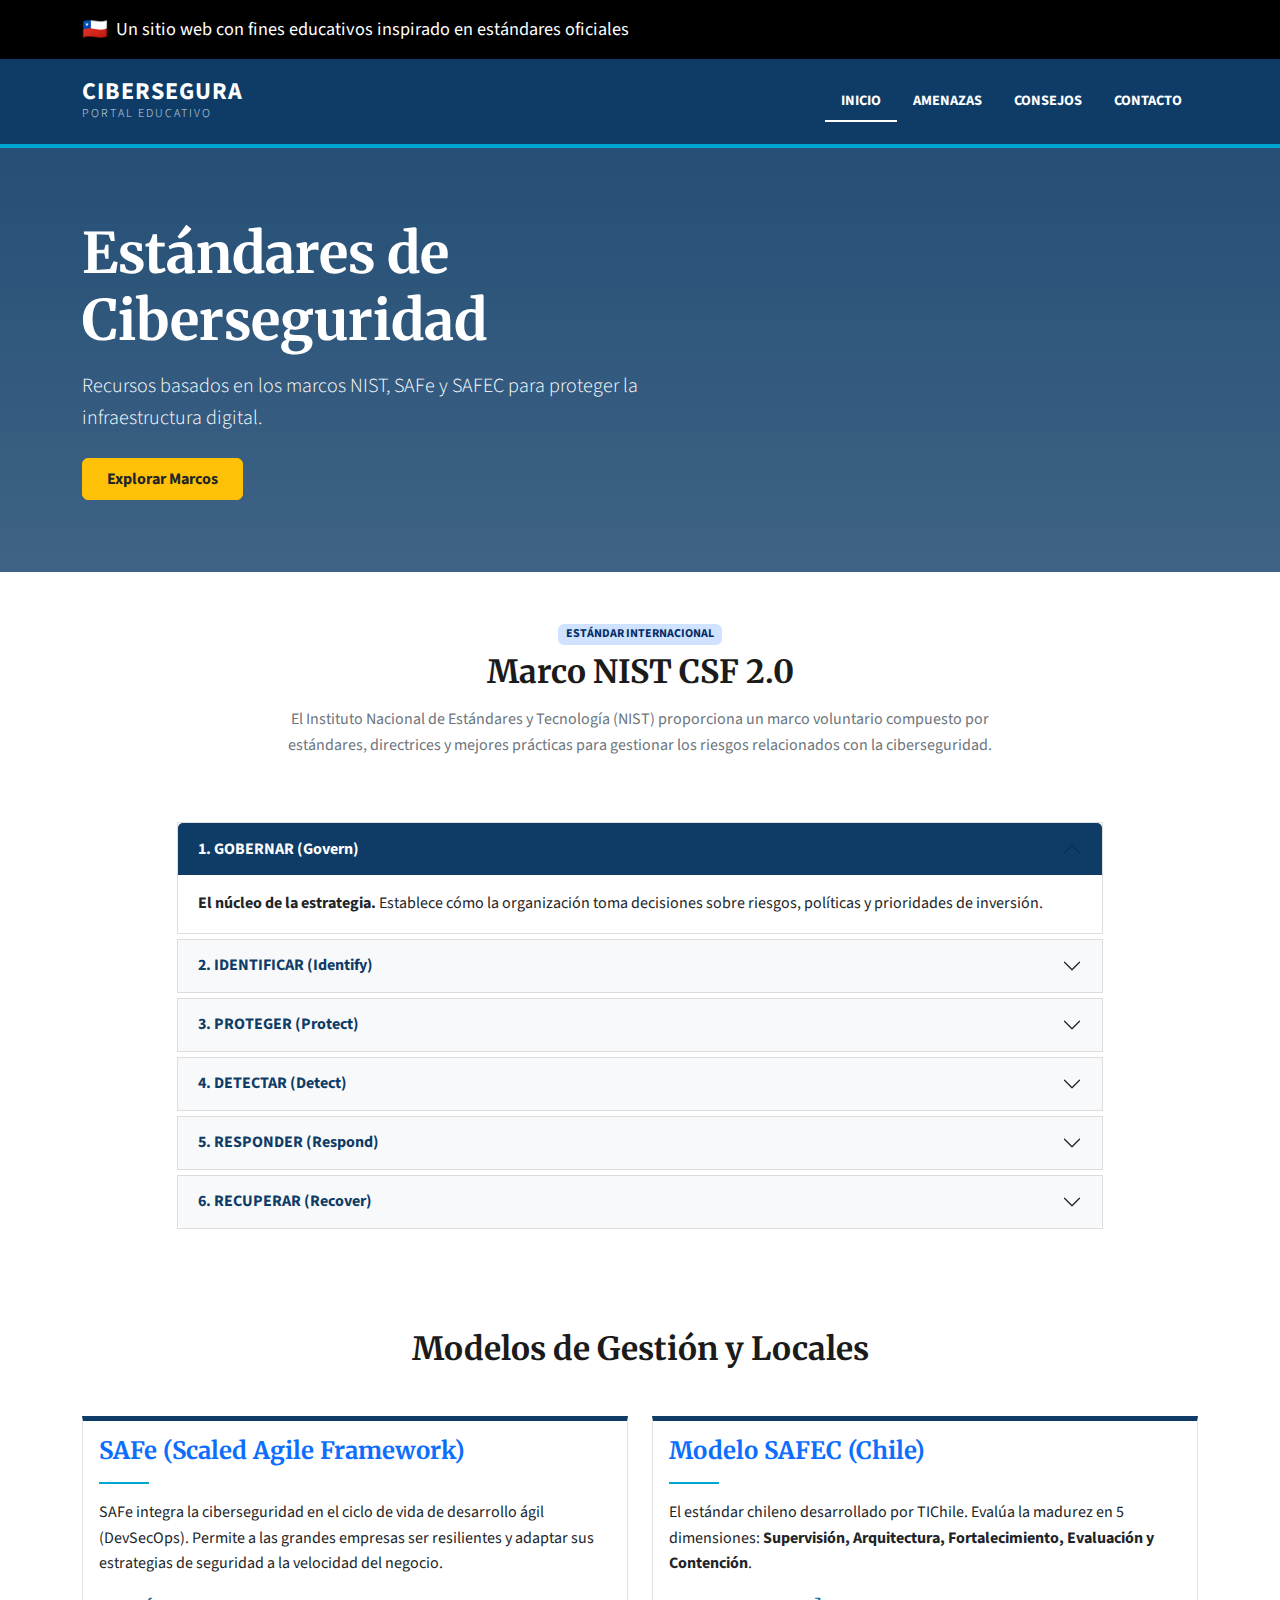
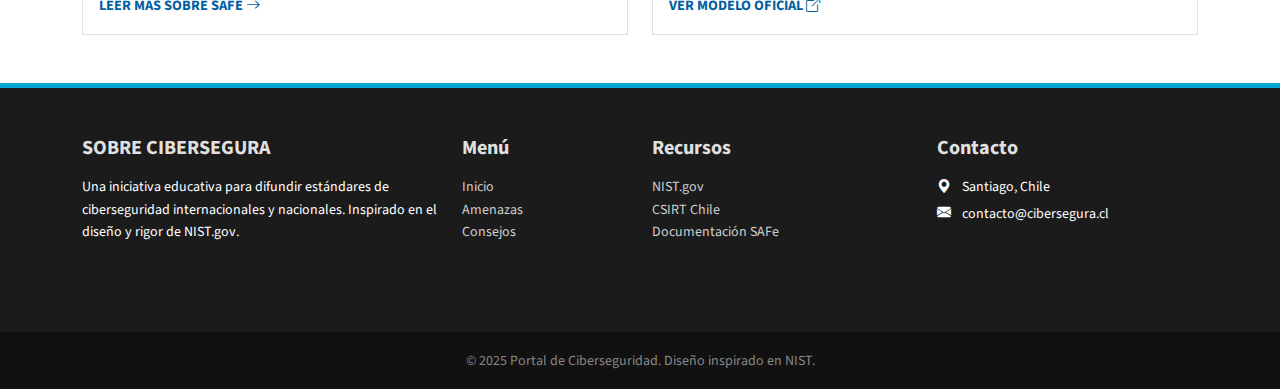
<file: index.html>
<!DOCTYPE html>
<html lang="es">

<head>
    <meta charset="UTF-8">
    <meta http-equiv="X-UA-Compatible" content="IE=edge">
    <meta name="viewport" content="width=device-width, initial-scale=1.0">
    <title>Ciberseguridad Total | Inicio</title>
    
    <link rel="preconnect" href="https://fonts.googleapis.com">
    <link rel="preconnect" href="https://fonts.gstatic.com" crossorigin>
    <link href="https://fonts.googleapis.com/css2?family=Merriweather:wght@300;400;700&family=Source+Sans+Pro:wght@300;400;600;700&display=swap" rel="stylesheet">

    <link href="https://cdn.jsdelivr.net/npm/bootstrap@5.3.3/dist/css/bootstrap.min.css" rel="stylesheet">
    <link rel="stylesheet" href="https://cdn.jsdelivr.net/npm/bootstrap-icons@1.11.1/font/bootstrap-icons.css">
    <link rel="stylesheet" href="assets/css/style.css">
</head>

<body>

    <div class="gov-banner">
        <div class="container d-flex align-items-center">
            <span class="flag-icon me-2">🇨🇱</span> <small>Un sitio web con fines educativos inspirado en estándares oficiales</small>
        </div>
    </div>

    <nav class="navbar navbar-expand-lg navbar-dark nist-navbar sticky-top">
        <div class="container">
            <a class="navbar-brand d-flex align-items-center" href="index.html">
                <div class="d-flex flex-column">
                    <span class="brand-title">CIBERSEGURA</span>
                    <span class="brand-subtitle">PORTAL EDUCATIVO</span>
                </div>
            </a>
            <button class="navbar-toggler" type="button" data-bs-toggle="collapse" data-bs-target="#navbarMobile">
                <span class="navbar-toggler-icon"></span>
            </button>
            <div class="collapse navbar-collapse" id="navbarMobile">
                <ul class="navbar-nav ms-auto mb-2 mb-lg-0 fw-bold">
                    <li class="nav-item"><a class="nav-link active" href="index.html">INICIO</a></li>
                    <li class="nav-item"><a class="nav-link" href="amenazas.html">AMENAZAS</a></li>
                    <li class="nav-item"><a class="nav-link" href="consejos.html">CONSEJOS</a></li>
                    <li class="nav-item"><a class="nav-link" href="contacto.html">CONTACTO</a></li>
                </ul>
            </div>
        </div>
    </nav>

    <header class="hero-section text-white py-5">
        <div class="container py-4">
            <div class="row align-items-center">
                <div class="col-lg-7">
                    <h1 class="display-4 fw-bold font-serif mb-3">Estándares de Ciberseguridad</h1>
                    <p class="lead mb-4">Recursos basados en los marcos NIST, SAFe y SAFEC para proteger la infraestructura digital.</p>
                    <a href="#nist-section" class="btn btn-warning text-dark fw-bold px-4 py-2">Explorar Marcos</a>
                </div>
            </div>
        </div>
    </header>

    <main class="container mt-5" id="nist-section">
        
        <div class="row justify-content-center mb-5">
            <div class="col-lg-8 text-center">
                <span class="badge bg-primary-subtle text-primary-emphasis mb-2">ESTÁNDAR INTERNACIONAL</span>
                <h2 class="section-title">Marco NIST CSF 2.0</h2>
                <p class="text-secondary mt-3">
                    El Instituto Nacional de Estándares y Tecnología (NIST) proporciona un marco voluntario compuesto por estándares, directrices y mejores prácticas para gestionar los riesgos relacionados con la ciberseguridad.
                </p>
            </div>
        </div>

        <div class="row justify-content-center mb-5">
            <div class="col-lg-10">
                <div class="accordion nist-accordion" id="accordionNIST">
                    <div class="accordion-item">
                        <h2 class="accordion-header" id="headingOne">
                            <button class="accordion-button fw-bold" type="button" data-bs-toggle="collapse" data-bs-target="#collapseOne">
                                1. GOBERNAR (Govern)
                            </button>
                        </h2>
                        <div id="collapseOne" class="accordion-collapse collapse show" data-bs-parent="#accordionNIST">
                            <div class="accordion-body">
                                <strong>El núcleo de la estrategia.</strong> Establece cómo la organización toma decisiones sobre riesgos, políticas y prioridades de inversión.
                            </div>
                        </div>
                    </div>
                    <div class="accordion-item">
                        <h2 class="accordion-header" id="headingTwo">
                            <button class="accordion-button collapsed fw-bold" type="button" data-bs-toggle="collapse" data-bs-target="#collapseTwo">
                                2. IDENTIFICAR (Identify)
                            </button>
                        </h2>
                        <div id="collapseTwo" class="accordion-collapse collapse" data-bs-parent="#accordionNIST">
                            <div class="accordion-body">
                                Comprensión del entorno. Gestión de inventarios de activos (hardware, software, datos) y evaluación de riesgos.
                            </div>
                        </div>
                    </div>
                    <div class="accordion-item">
                        <h2 class="accordion-header" id="headingThree">
                            <button class="accordion-button collapsed fw-bold" type="button" data-bs-toggle="collapse" data-bs-target="#collapseThree">
                                3. PROTEGER (Protect)
                            </button>
                        </h2>
                        <div id="collapseThree" class="accordion-collapse collapse" data-bs-parent="#accordionNIST">
                            <div class="accordion-body">
                                Implementación de controles para contener incidentes: Control de acceso, cifrado, copias de seguridad y capacitación.
                            </div>
                        </div>
                    </div>
                    <div class="accordion-item">
                        <h2 class="accordion-header" id="headingFour">
                            <button class="accordion-button collapsed fw-bold" type="button" data-bs-toggle="collapse" data-bs-target="#collapseFour">
                                4. DETECTAR (Detect)
                            </button>
                        </h2>
                        <div id="collapseFour" class="accordion-collapse collapse" data-bs-parent="#accordionNIST">
                            <div class="accordion-body">
                                Monitoreo continuo para descubrir eventos de ciberseguridad a tiempo (SIEM, IDS/IPS).
                            </div>
                        </div>
                    </div>
                    <div class="accordion-item">
                        <h2 class="accordion-header" id="headingFive">
                            <button class="accordion-button collapsed fw-bold" type="button" data-bs-toggle="collapse" data-bs-target="#collapseFive">
                                5. RESPONDER (Respond)
                            </button>
                        </h2>
                        <div id="collapseFive" class="accordion-collapse collapse" data-bs-parent="#accordionNIST">
                            <div class="accordion-body">
                                Acciones ante un incidente detectado: contención, erradicación, análisis forense y comunicación.
                            </div>
                        </div>
                    </div>
                    <div class="accordion-item">
                        <h2 class="accordion-header" id="headingSix">
                            <button class="accordion-button collapsed fw-bold" type="button" data-bs-toggle="collapse" data-bs-target="#collapseSix">
                                6. RECUPERAR (Recover)
                            </button>
                        </h2>
                        <div id="collapseSix" class="accordion-collapse collapse" data-bs-parent="#accordionNIST">
                            <div class="accordion-body">
                                Restauración de servicios y resiliencia. Aplicación de lecciones aprendidas para mejorar.
                            </div>
                        </div>
                    </div>
                </div>
            </div>
        </div>

        <section class="py-5 bg-light-gray">
            <h2 class="section-title text-center mb-5">Modelos de Gestión y Locales</h2>
            <div class="row g-4">
                
                <div class="col-md-6">
                    <div class="card nist-card h-100">
                        <div class="card-body">
                            <h3 class="card-title h4 text-primary font-serif">SAFe (Scaled Agile Framework)</h3>
                            <hr class="card-divider">
                            <p class="card-text">
                                SAFe integra la ciberseguridad en el ciclo de vida de desarrollo ágil (DevSecOps). Permite a las grandes empresas ser resilientes y adaptar sus estrategias de seguridad a la velocidad del negocio.
                            </p>
                            <a href="#" class="read-more">Leer más sobre SAFe <i class="bi bi-arrow-right"></i></a>
                        </div>
                    </div>
                </div>

                <div class="col-md-6">
                    <div class="card nist-card h-100">
                        <div class="card-body">
                            <h3 class="card-title h4 text-primary font-serif">Modelo SAFEC (Chile)</h3>
                            <hr class="card-divider">
                            <p class="card-text">
                                El estándar chileno desarrollado por TIChile. Evalúa la madurez en 5 dimensiones: <strong>Supervisión, Arquitectura, Fortalecimiento, Evaluación y Contención</strong>.
                            </p>
                            <a href="https://www.tichile.cl/tichile-lanza-safec-el-modelo-chileno-para-evaluar-la-madurez-en-ciberseguridad-con-estandares-internacionales/" target="_blank" class="read-more">Ver Modelo Oficial <i class="bi bi-box-arrow-up-right"></i></a>
                        </div>
                    </div>
                </div>

            </div>
        </section>

    </main>

    <footer class="nist-footer mt-auto">
        <div class="container py-5">
            <div class="row">
                <div class="col-lg-4 mb-4">
                    <h5 class="text-uppercase fw-bold mb-3">Sobre CiberSegura</h5>
                    <p class="small">
                        Una iniciativa educativa para difundir estándares de ciberseguridad internacionales y nacionales. Inspirado en el diseño y rigor de NIST.gov.
                    </p>
                </div>
                <div class="col-lg-2 mb-4">
                    <h5 class="fw-bold mb-3">Menú</h5>
                    <ul class="list-unstyled small">
                        <li><a href="index.html">Inicio</a></li>
                        <li><a href="amenazas.html">Amenazas</a></li>
                        <li><a href="consejos.html">Consejos</a></li>
                    </ul>
                </div>
                <div class="col-lg-3 mb-4">
                    <h5 class="fw-bold mb-3">Recursos</h5>
                    <ul class="list-unstyled small">
                        <li><a href="https://www.nist.gov/" target="_blank">NIST.gov</a></li>
                        <li><a href="https://www.csirt.gob.cl/" target="_blank">CSIRT Chile</a></li>
                        <li><a href="#">Documentación SAFe</a></li>
                    </ul>
                </div>
                <div class="col-lg-3 mb-4">
                    <h5 class="fw-bold mb-3">Contacto</h5>
                    <p class="small mb-1"><i class="bi bi-geo-alt-fill me-2"></i> Santiago, Chile</p>
                    <p class="small"><i class="bi bi-envelope-fill me-2"></i> contacto@cibersegura.cl</p>
                </div>
            </div>
        </div>
        <div class="footer-bottom py-3">
            <div class="container text-center">
                <small>&copy; 2025 Portal de Ciberseguridad. Diseño inspirado en NIST.</small>
            </div>
        </div>
    </footer>

    <script src="https://code.jquery.com/jquery-3.7.0.min.js"></script>
    <script src="https://cdn.jsdelivr.net/npm/bootstrap@5.3.3/dist/js/bootstrap.bundle.min.js"></script>
    <script src="assets/js/script.js"></script>

</body>
</html>
</file>
<file: assets/css/style.css>
/*
   ESTILO INSPIRADO EN NIST.GOV
   Colores: Azul Institucional (#003366), Azul Enlace (#005EA2), Fondo Gris (#f0f0f0)
   Fuentes: 'Merriweather' (Titulos), 'Source Sans Pro' (Cuerpo)

/* --- 1. Tipografía y Bases --- */
:root {
    --nist-blue-dark: #0e3c67; /* Azul oscuro cabecera */
    --nist-blue-link: #005ea2; /* Azul enlaces */
    --nist-gray-bg: #f0f0f0;
    --nist-text-dark: #1b1b1b;
}

body {
    font-family: 'Source Sans Pro', sans-serif;
    color: var(--nist-text-dark);
    line-height: 1.6;
}

h1, h2, h3, h4, h5, h6, .font-serif {
    font-family: 'Merriweather', serif;
    font-weight: 700;
}

a {
    color: var(--nist-blue-link);
    text-decoration: none;
}

a:hover {
    text-decoration: underline;
    color: var(--nist-blue-dark);
}

/* --- 2. Barra Superior Banner) --- */
.gov-banner {
    background-color: #000000;
    color: #ffffff;
    font-size: 1.3rem;    
    padding: 0.8rem 0;     
}

.gov-hero {
    min-height: 500px !important; /* !important fuerza el cambio si algo lo bloqueaba */
    display: flex;
    align-items: center;
}

/* --- 3. Navbar Institucional --- */
.nist-navbar {
    background-color: var(--nist-blue-dark) !important;
    padding: 1rem 0;
    border-bottom: 4px solid #00a6d2; /* Acento celeste típico de webs gov */
}

.brand-title {
    font-family: 'Source Sans Pro', sans-serif;
    font-weight: 700;
    font-size: 1.5rem;
    line-height: 1;
    letter-spacing: 1px;
}

.brand-subtitle {
    font-size: 0.75rem;
    font-weight: 300;
    opacity: 0.8;
    letter-spacing: 2px;
}

.nav-link {
    font-family: 'Source Sans Pro', sans-serif;
    text-transform: uppercase;
    font-size: 0.9rem;
    padding: 0.5rem 1rem !important;
    color: white !important;
}

.nav-link.active {
    border-bottom: 2px solid white;
}

/* --- 4. Hero Section --- */
.hero-section {
    background: linear-gradient(rgba(14, 60, 103, 0.9), rgba(14, 60, 103, 0.8));
    background-size: cover;
    background-position: center;
    color: white; 

}

/* --- 5. Componentes: Acordeón --- */
.nist-accordion .accordion-button {
    background-color: #f8f9fa;
    color: var(--nist-blue-dark);
    font-family: 'Source Sans Pro', sans-serif;
    border: none;
    box-shadow: none; /* Quita el brillo azul de bootstrap */
}

.nist-accordion .accordion-button:not(.collapsed) {
    background-color: var(--nist-blue-dark);
    color: white;
}

.nist-accordion .accordion-item {
    border: 1px solid #ddd;
    border-radius: 0; /* Bordes cuadrados estilo institucional */
    margin-bottom: 5px;
}

/* --- 6. Componentes: Tarjetas (Cards) --- */
.nist-card {
    border: 1px solid #e0e0e0;
    border-top: 5px solid var(--nist-blue-dark);
    border-radius: 0;
    transition: transform 0.2s;
}

.nist-card:hover {
    transform: translateY(-5px);
    box-shadow: 0 10px 20px rgba(0,0,0,0.1);
}

.card-divider {
    border-top: 2px solid #00a6d2;
    width: 50px;
    margin: 1rem 0;
    opacity: 1;
}

.read-more {
    font-weight: 700;
    font-size: 0.9rem;
    text-transform: uppercase;
}
/* --- Efecto Zoom en Imágenes de Consejos --- */
.hover-card .card-img-top {
    transition: transform 0.3s ease; /* Suaviza la animación */
}

.hover-card:hover .card-img-top {
    transform: scale(1.05); /* Aumenta el tamaño un 5% al pasar el mouse */
}

/* --- 7. Footer --- */
.nist-footer {
    background-color: #1b1b1b;
    color: white;
    border-top: 5px solid #00a6d2;
}

.nist-footer h5 {
    font-family: 'Source Sans Pro', sans-serif;
    color: #e0e0e0;
}

.nist-footer a {
    color: #cfcfcf;
}

.nist-footer a:hover {
    color: white;
    text-decoration: underline;
}

.footer-bottom {
    background-color: #111;
    color: #888;
}
</file>
